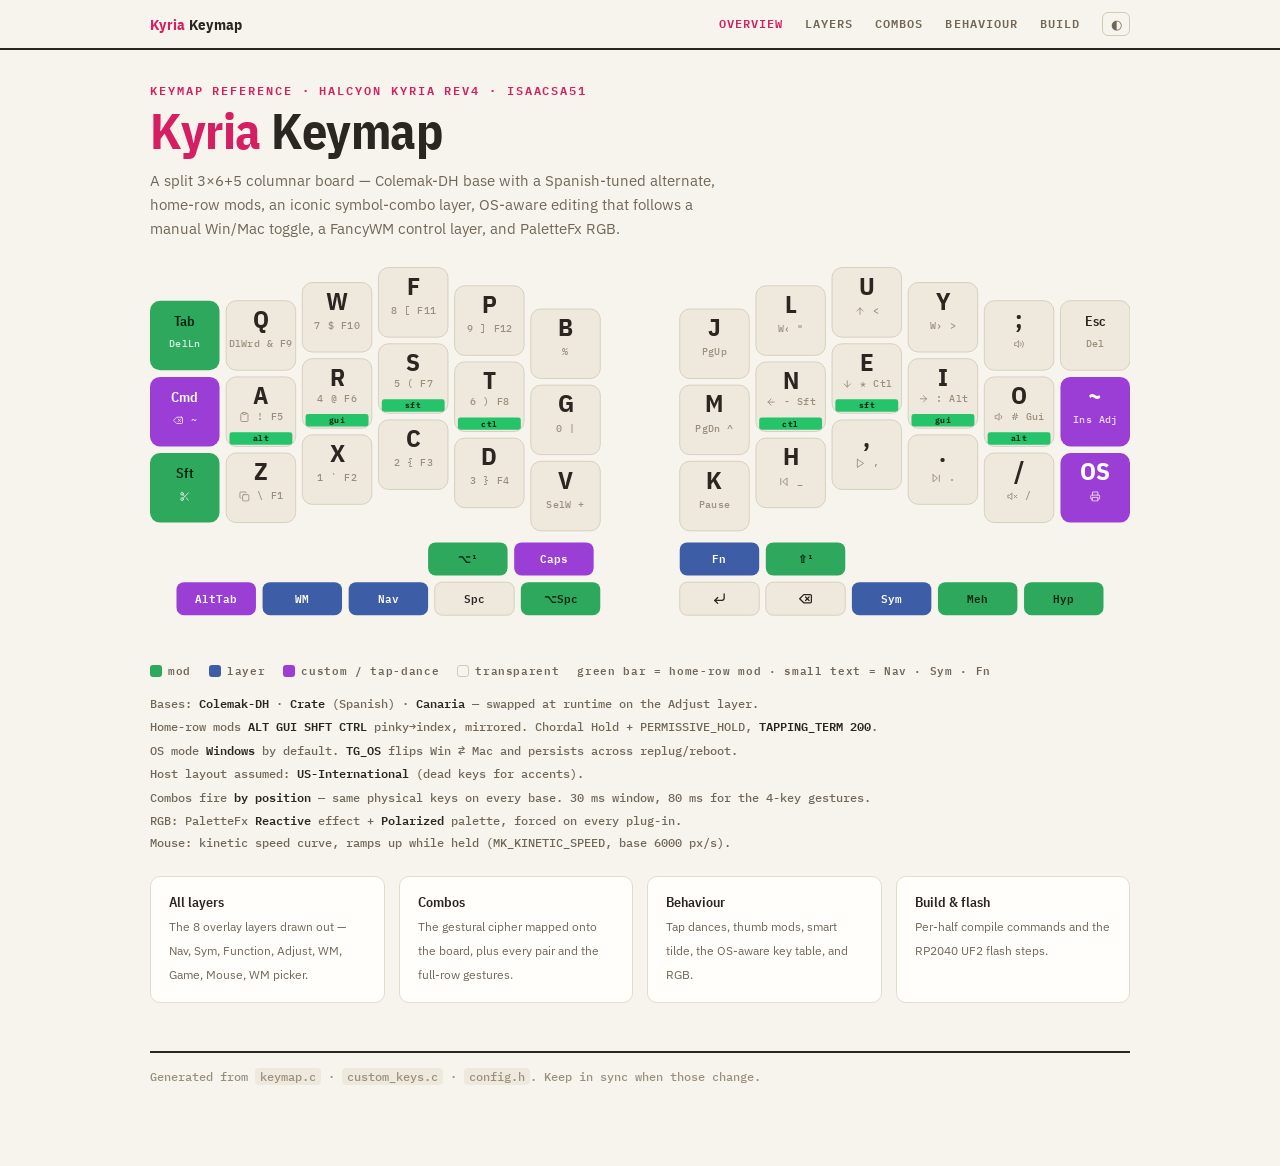
<file: keyboards/splitkb/halcyon/kyria/keymaps/isaacsa51/docs/index.html>
<!doctype html>
<html lang="en">
<head>
<meta charset="utf-8">
<meta name="viewport" content="width=device-width, initial-scale=1">
<title>Kyria Keymap — isaacsa51</title>
<link rel="preconnect" href="https://fonts.googleapis.com">
<link rel="preconnect" href="https://fonts.gstatic.com" crossorigin>
<link rel="stylesheet" href="https://fonts.googleapis.com/css2?family=IBM+Plex+Mono:wght@400;500;600&family=IBM+Plex+Sans+Condensed:wght@500;600;700&family=IBM+Plex+Sans:wght@400;500;600&display=swap">
<link rel="stylesheet" href="style.css">
<script>try{var t=localStorage.getItem('kmtheme');if(t)document.documentElement.setAttribute('data-theme',t)}catch(e){}</script>
</head>
<body>
<nav class="topnav"><div class="inner">
  <a class="brand" href="index.html"><span>Kyria</span> Keymap</a>
  <a class="nav on" href="index.html">Overview</a>
  <a class="nav" href="layers.html">Layers</a>
  <a class="nav" href="combos.html">Combos</a>
  <a class="nav" href="behaviour.html">Behaviour</a>
  <a class="nav" href="build.html">Build</a>
  <button class="theme" data-theme-toggle title="Toggle light / dark">◐</button>
</div></nav>

<main class="wrap">
  <p class="eyebrow">Keymap reference · Halcyon Kyria rev4 · isaacsa51</p>
  <h1><span>Kyria</span> Keymap</h1>
  <p class="lead">A split 3×6+5 columnar board — Colemak-DH base with a Spanish-tuned
  alternate, home-row mods, an iconic symbol-combo layer, OS-aware editing that
  follows a manual Win/Mac toggle, a FancyWM control layer, and PaletteFx RGB.</p>

  <div class="hero">
    <div id="hero"></div>
    <div class="hero-leg">
      <span><i class="g-mod"></i>mod</span>
      <span><i class="g-layer"></i>layer</span>
      <span><i class="g-custom"></i>custom / tap-dance</span>
      <span><i class="g-trans"></i>transparent</span>
      <span>green bar = home-row mod · small text = Nav · Sym · Fn</span>
    </div>
  </div>

  <div class="meta">
    <span>Bases: <b>Colemak-DH</b> · <b>Crate</b> (Spanish) · <b>Canaria</b> — swapped at runtime on the Adjust layer.</span>
    <span>Home-row mods <b>ALT GUI SHFT CTRL</b> pinky→index, mirrored. Chordal Hold + PERMISSIVE_HOLD, <b>TAPPING_TERM 200</b>.</span>
    <span>OS mode <b>Windows</b> by default. <b>TG_OS</b> flips Win ⇄ Mac and persists across replug/reboot.</span>
    <span>Host layout assumed: <b>US-International</b> (dead keys for accents).</span>
    <span>Combos fire <b>by position</b> — same physical keys on every base. 30 ms window, 80 ms for the 4-key gestures.</span>
    <span>RGB: PaletteFx <b>Reactive</b> effect + <b>Polarized</b> palette, forced on every plug-in.</span>
    <span>Mouse: kinetic speed curve, ramps up while held (MK_KINETIC_SPEED, base 6000 px/s).</span>
  </div>

  <div class="homelinks">
    <a href="layers.html"><b>All layers</b><span>The 8 overlay layers drawn out — Nav, Sym, Function, Adjust, WM, Game, Mouse, WM picker.</span></a>
    <a href="combos.html"><b>Combos</b><span>The gestural cipher mapped onto the board, plus every pair and the full-row gestures.</span></a>
    <a href="behaviour.html"><b>Behaviour</b><span>Tap dances, thumb mods, smart tilde, the OS-aware key table, and RGB.</span></a>
    <a href="build.html"><b>Build &amp; flash</b><span>Per-half compile commands and the RP2040 UF2 flash steps.</span></a>
  </div>

  <div class="foot">
    Generated from <code>keymap.c</code> · <code>custom_keys.c</code> · <code>config.h</code>. Keep in sync when those change.
  </div>
</main>

<script src="keymap.js"></script>
<script>KM.renderHero('hero');</script>
</body>
</html>
</file>
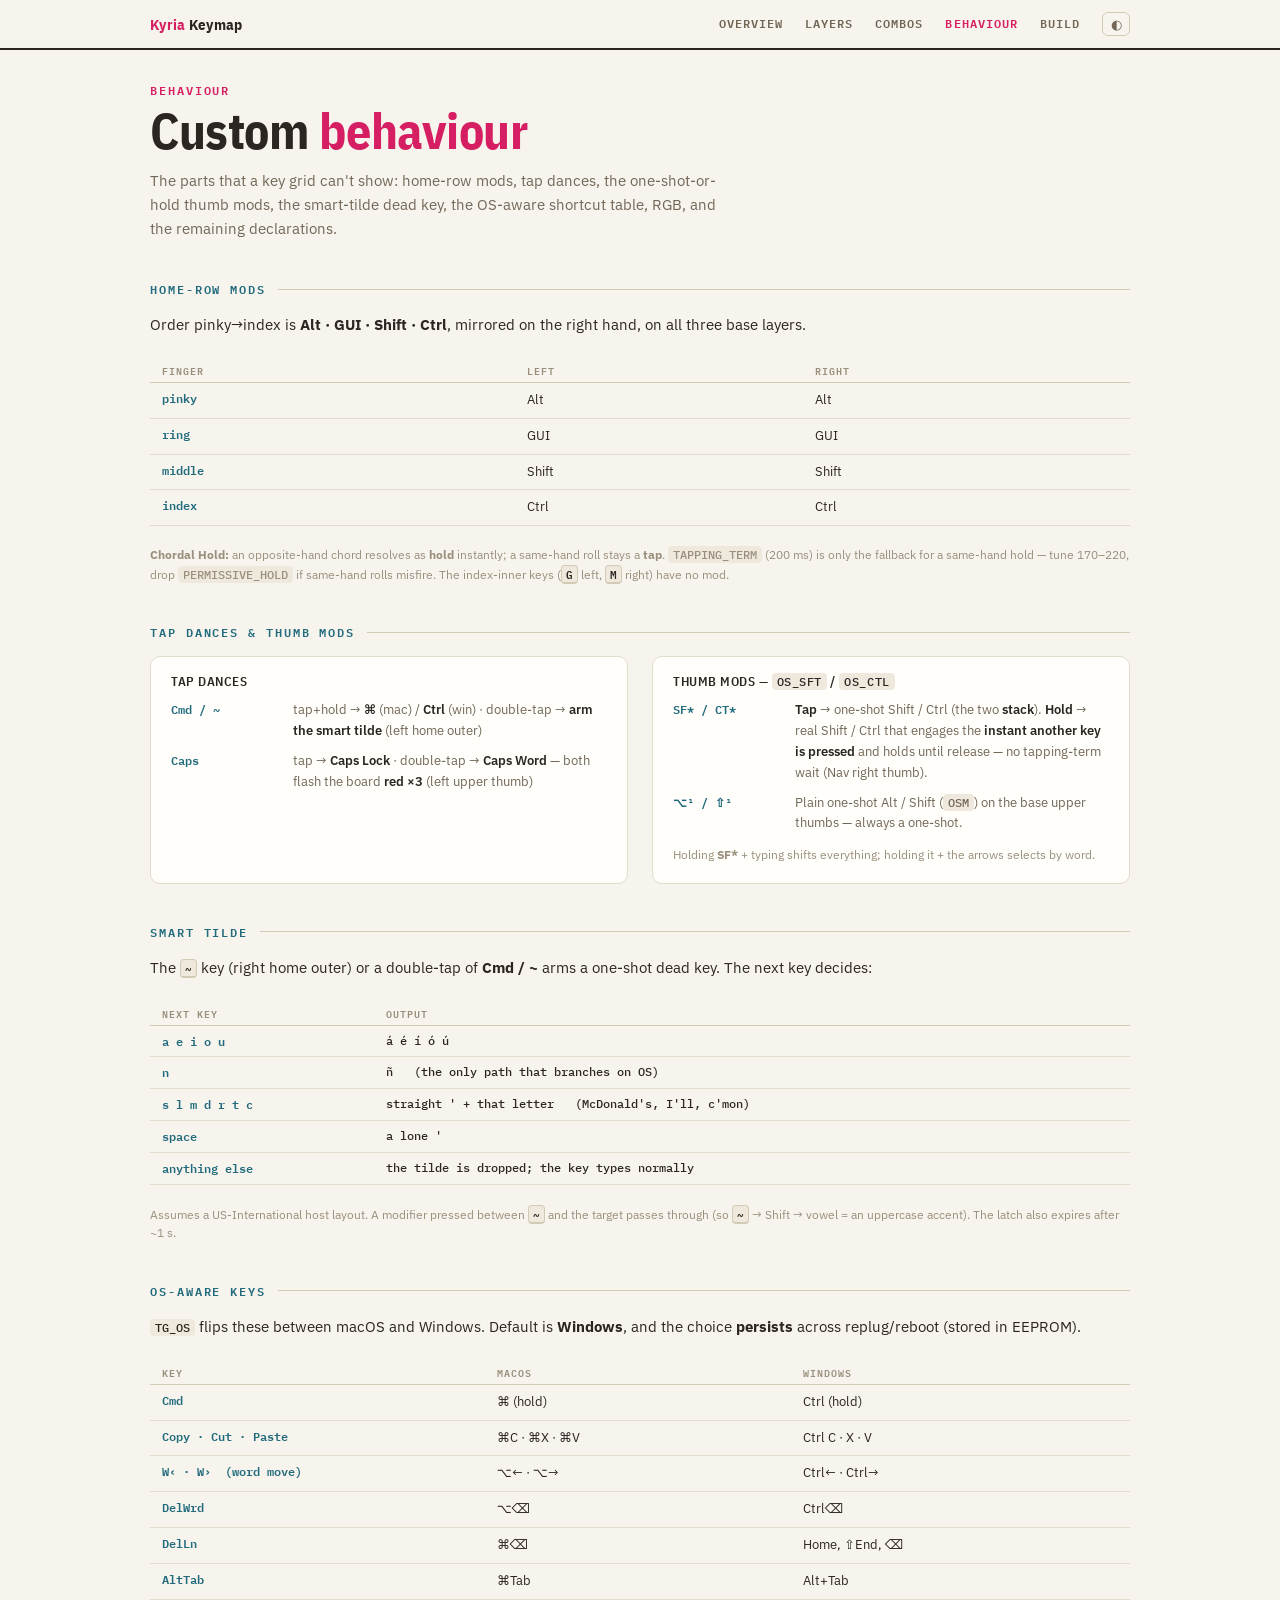
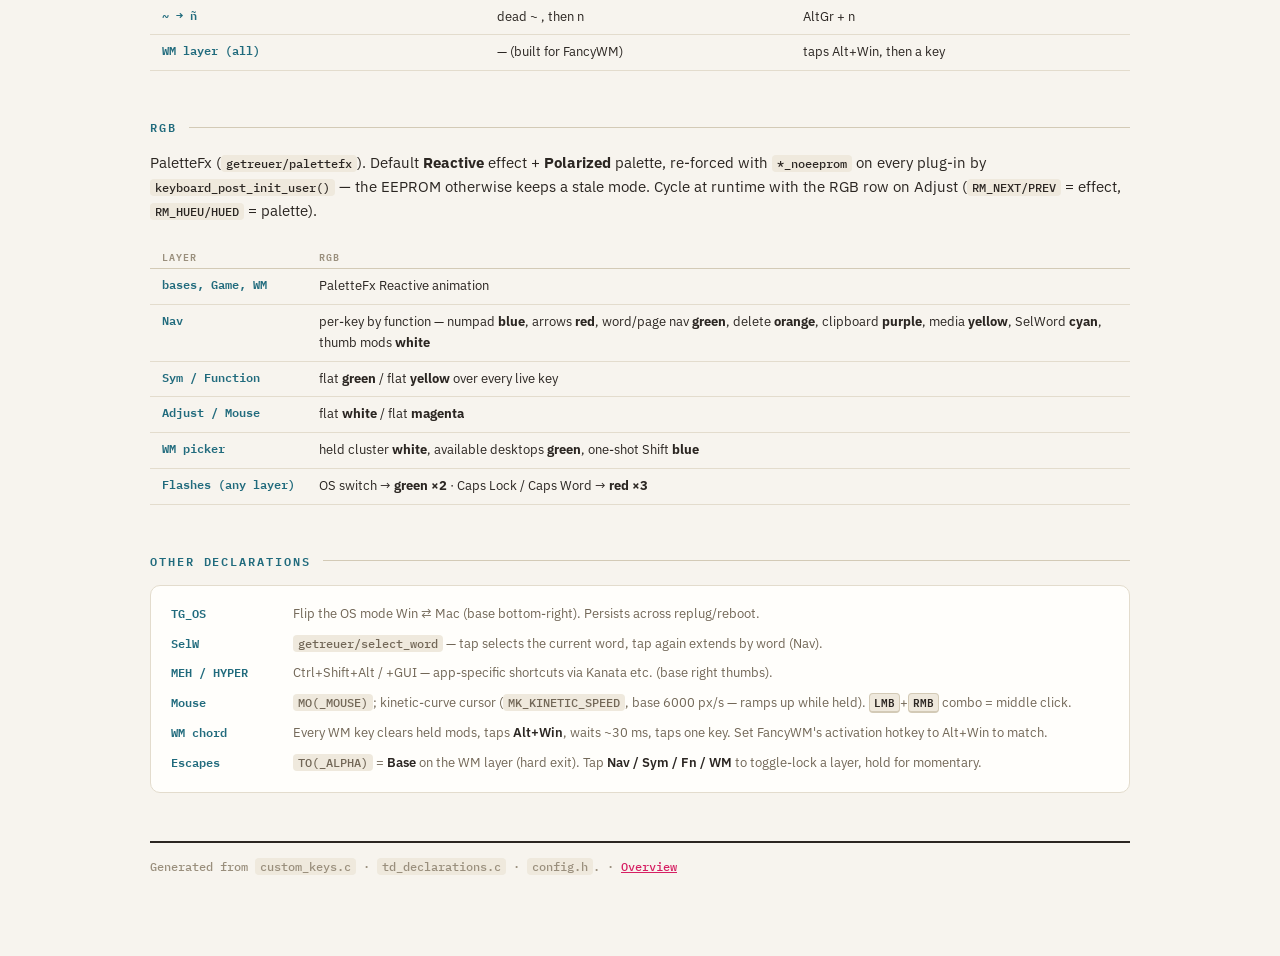
<file: keyboards/splitkb/halcyon/kyria/keymaps/isaacsa51/docs/behaviour.html>
<!doctype html>
<html lang="en">
<head>
<meta charset="utf-8">
<meta name="viewport" content="width=device-width, initial-scale=1">
<title>Behaviour — Kyria Keymap</title>
<link rel="preconnect" href="https://fonts.googleapis.com">
<link rel="preconnect" href="https://fonts.gstatic.com" crossorigin>
<link rel="stylesheet" href="https://fonts.googleapis.com/css2?family=IBM+Plex+Mono:wght@400;500;600&family=IBM+Plex+Sans+Condensed:wght@500;600;700&family=IBM+Plex+Sans:wght@400;500;600&display=swap">
<link rel="stylesheet" href="style.css">
<script>try{var t=localStorage.getItem('kmtheme');if(t)document.documentElement.setAttribute('data-theme',t)}catch(e){}</script>
</head>
<body>
<nav class="topnav"><div class="inner">
  <a class="brand" href="index.html"><span>Kyria</span> Keymap</a>
  <a class="nav" href="index.html">Overview</a>
  <a class="nav" href="layers.html">Layers</a>
  <a class="nav" href="combos.html">Combos</a>
  <a class="nav on" href="behaviour.html">Behaviour</a>
  <a class="nav" href="build.html">Build</a>
  <button class="theme" data-theme-toggle title="Toggle light / dark">◐</button>
</div></nav>

<main class="wrap">
  <p class="eyebrow">Behaviour</p>
  <h1>Custom <span>behaviour</span></h1>
  <p class="lead">The parts that a key grid can't show: home-row mods, tap dances,
  the one-shot-or-hold thumb mods, the smart-tilde dead key, the OS-aware
  shortcut table, RGB, and the remaining declarations.</p>

  <h2 class="shead">Home-row mods</h2>
  <p>Order pinky→index is <b>Alt · GUI · Shift · Ctrl</b>, mirrored on the right hand, on all three base layers.</p>
  <div class="tbl-wrap"><table>
    <thead><tr><th>Finger</th><th>Left</th><th>Right</th></tr></thead>
    <tbody>
      <tr><td>pinky</td><td>Alt</td><td>Alt</td></tr>
      <tr><td>ring</td><td>GUI</td><td>GUI</td></tr>
      <tr><td>middle</td><td>Shift</td><td>Shift</td></tr>
      <tr><td>index</td><td>Ctrl</td><td>Ctrl</td></tr>
    </tbody>
  </table></div>
  <p class="tnote"><b>Chordal Hold:</b> an opposite-hand chord resolves as <b>hold</b> instantly; a
  same-hand roll stays a <b>tap</b>. <code>TAPPING_TERM</code> (200 ms) is only the fallback for a
  same-hand hold — tune 170–220, drop <code>PERMISSIVE_HOLD</code> if same-hand rolls misfire. The
  index-inner keys (<kbd>G</kbd> left, <kbd>M</kbd> right) have no mod.</p>

  <h2 class="shead">Tap dances &amp; thumb mods</h2>
  <div class="cols2">
    <div class="panel">
      <h3>Tap dances</h3>
      <ul class="rows-list">
        <li><span class="t">Cmd / ~</span><span class="d">tap+hold → <b>⌘</b> (mac) / <b>Ctrl</b> (win) · double-tap → <b>arm the smart tilde</b> (left home outer)</span></li>
        <li><span class="t">Caps</span><span class="d">tap → <b>Caps Lock</b> · double-tap → <b>Caps Word</b> — both flash the board <b>red ×3</b> (left upper thumb)</span></li>
      </ul>
    </div>
    <div class="panel">
      <h3>Thumb mods — <code>OS_SFT</code> / <code>OS_CTL</code></h3>
      <ul class="rows-list">
        <li><span class="t">SF* / CT*</span><span class="d"><b>Tap</b> → one-shot Shift / Ctrl (the two <b>stack</b>). <b>Hold</b> → real Shift / Ctrl that engages the <b>instant another key is pressed</b> and holds until release — no tapping-term wait (Nav right thumb).</span></li>
        <li><span class="t">⌥¹ / ⇧¹</span><span class="d">Plain one-shot Alt / Shift (<code>OSM</code>) on the base upper thumbs — always a one-shot.</span></li>
      </ul>
      <p class="tnote">Holding <b>SF*</b> + typing shifts everything; holding it + the arrows selects by word.</p>
    </div>
  </div>

  <h2 class="shead">Smart tilde</h2>
  <p>The <kbd>~</kbd> key (right home outer) or a double-tap of <b>Cmd / ~</b> arms a one-shot dead key. The next key decides:</p>
  <div class="tbl-wrap"><table>
    <thead><tr><th>Next key</th><th>Output</th></tr></thead>
    <tbody>
      <tr><td>a e i o u</td><td class="mono">á é í ó ú</td></tr>
      <tr><td>n</td><td class="mono">ñ &nbsp; (the only path that branches on OS)</td></tr>
      <tr><td>s l m d r t c</td><td class="mono">straight ' + that letter &nbsp; (McDonald's, I'll, c'mon)</td></tr>
      <tr><td>space</td><td class="mono">a lone '</td></tr>
      <tr><td>anything else</td><td class="mono">the tilde is dropped; the key types normally</td></tr>
    </tbody>
  </table></div>
  <p class="tnote">Assumes a US-International host layout. A modifier pressed between <kbd>~</kbd> and the
  target passes through (so <kbd>~</kbd> → Shift → vowel = an uppercase accent). The latch also expires after ~1 s.</p>

  <h2 class="shead">OS-aware keys</h2>
  <p><code>TG_OS</code> flips these between macOS and Windows. Default is <b>Windows</b>, and the
  choice <b>persists</b> across replug/reboot (stored in EEPROM).</p>
  <div class="tbl-wrap"><table>
    <thead><tr><th>Key</th><th>macOS</th><th>Windows</th></tr></thead>
    <tbody>
      <tr><td>Cmd</td><td class="os">⌘ (hold)</td><td class="os">Ctrl (hold)</td></tr>
      <tr><td>Copy · Cut · Paste</td><td class="os">⌘C · ⌘X · ⌘V</td><td class="os">Ctrl C · X · V</td></tr>
      <tr><td>W‹ · W› &nbsp;(word move)</td><td class="os">⌥← · ⌥→</td><td class="os">Ctrl← · Ctrl→</td></tr>
      <tr><td>DelWrd</td><td class="os">⌥⌫</td><td class="os">Ctrl⌫</td></tr>
      <tr><td>DelLn</td><td class="os">⌘⌫</td><td class="os">Home, ⇧End, ⌫</td></tr>
      <tr><td>AltTab</td><td class="os">⌘Tab</td><td class="os">Alt+Tab</td></tr>
      <tr><td>~ → ñ</td><td class="os">dead ~ , then n</td><td class="os">AltGr + n</td></tr>
      <tr><td>WM layer (all)</td><td class="os">— (built for FancyWM)</td><td class="os">taps Alt+Win, then a key</td></tr>
    </tbody>
  </table></div>

  <h2 class="shead">RGB</h2>
  <p>PaletteFx (<code>getreuer/palettefx</code>). Default <b>Reactive</b> effect + <b>Polarized</b> palette,
  re-forced with <code>*_noeeprom</code> on every plug-in by <code>keyboard_post_init_user()</code> — the
  EEPROM otherwise keeps a stale mode. Cycle at runtime with the RGB row on Adjust
  (<code>RM_NEXT/PREV</code> = effect, <code>RM_HUEU/HUED</code> = palette).</p>
  <div class="tbl-wrap"><table>
    <thead><tr><th>Layer</th><th>RGB</th></tr></thead>
    <tbody>
      <tr><td>bases, Game, WM</td><td>PaletteFx Reactive animation</td></tr>
      <tr><td>Nav</td><td>per-key by function — numpad <b>blue</b>, arrows <b>red</b>, word/page nav <b>green</b>, delete <b>orange</b>, clipboard <b>purple</b>, media <b>yellow</b>, SelWord <b>cyan</b>, thumb mods <b>white</b></td></tr>
      <tr><td>Sym / Function</td><td>flat <b>green</b> / flat <b>yellow</b> over every live key</td></tr>
      <tr><td>Adjust / Mouse</td><td>flat <b>white</b> / flat <b>magenta</b></td></tr>
      <tr><td>WM picker</td><td>held cluster <b>white</b>, available desktops <b>green</b>, one-shot Shift <b>blue</b></td></tr>
      <tr><td>Flashes (any layer)</td><td>OS switch → <b>green ×2</b> · Caps Lock / Caps Word → <b>red ×3</b></td></tr>
    </tbody>
  </table></div>

  <h2 class="shead">Other declarations</h2>
  <div class="panel">
    <ul class="rows-list">
      <li><span class="t">TG_OS</span><span class="d">Flip the OS mode Win ⇄ Mac (base bottom-right). Persists across replug/reboot.</span></li>
      <li><span class="t">SelW</span><span class="d"><code>getreuer/select_word</code> — tap selects the current word, tap again extends by word (Nav).</span></li>
      <li><span class="t">MEH / HYPER</span><span class="d">Ctrl+Shift+Alt / +GUI — app-specific shortcuts via Kanata etc. (base right thumbs).</span></li>
      <li><span class="t">Mouse</span><span class="d"><code>MO(_MOUSE)</code>; kinetic-curve cursor (<code>MK_KINETIC_SPEED</code>, base 6000 px/s — ramps up while held). <kbd>LMB</kbd>+<kbd>RMB</kbd> combo = middle click.</span></li>
      <li><span class="t">WM chord</span><span class="d">Every WM key clears held mods, taps <b>Alt+Win</b>, waits ~30 ms, taps one key. Set FancyWM's activation hotkey to Alt+Win to match.</span></li>
      <li><span class="t">Escapes</span><span class="d"><code>TO(_ALPHA)</code> = <b>Base</b> on the WM layer (hard exit). Tap <b>Nav / Sym / Fn / WM</b> to toggle-lock a layer, hold for momentary.</span></li>
    </ul>
  </div>

  <div class="foot">
    Generated from <code>custom_keys.c</code> · <code>td_declarations.c</code> · <code>config.h</code>. · <a href="index.html">Overview</a>
  </div>
</main>

<script src="keymap.js"></script>
</body>
</html>
</file>
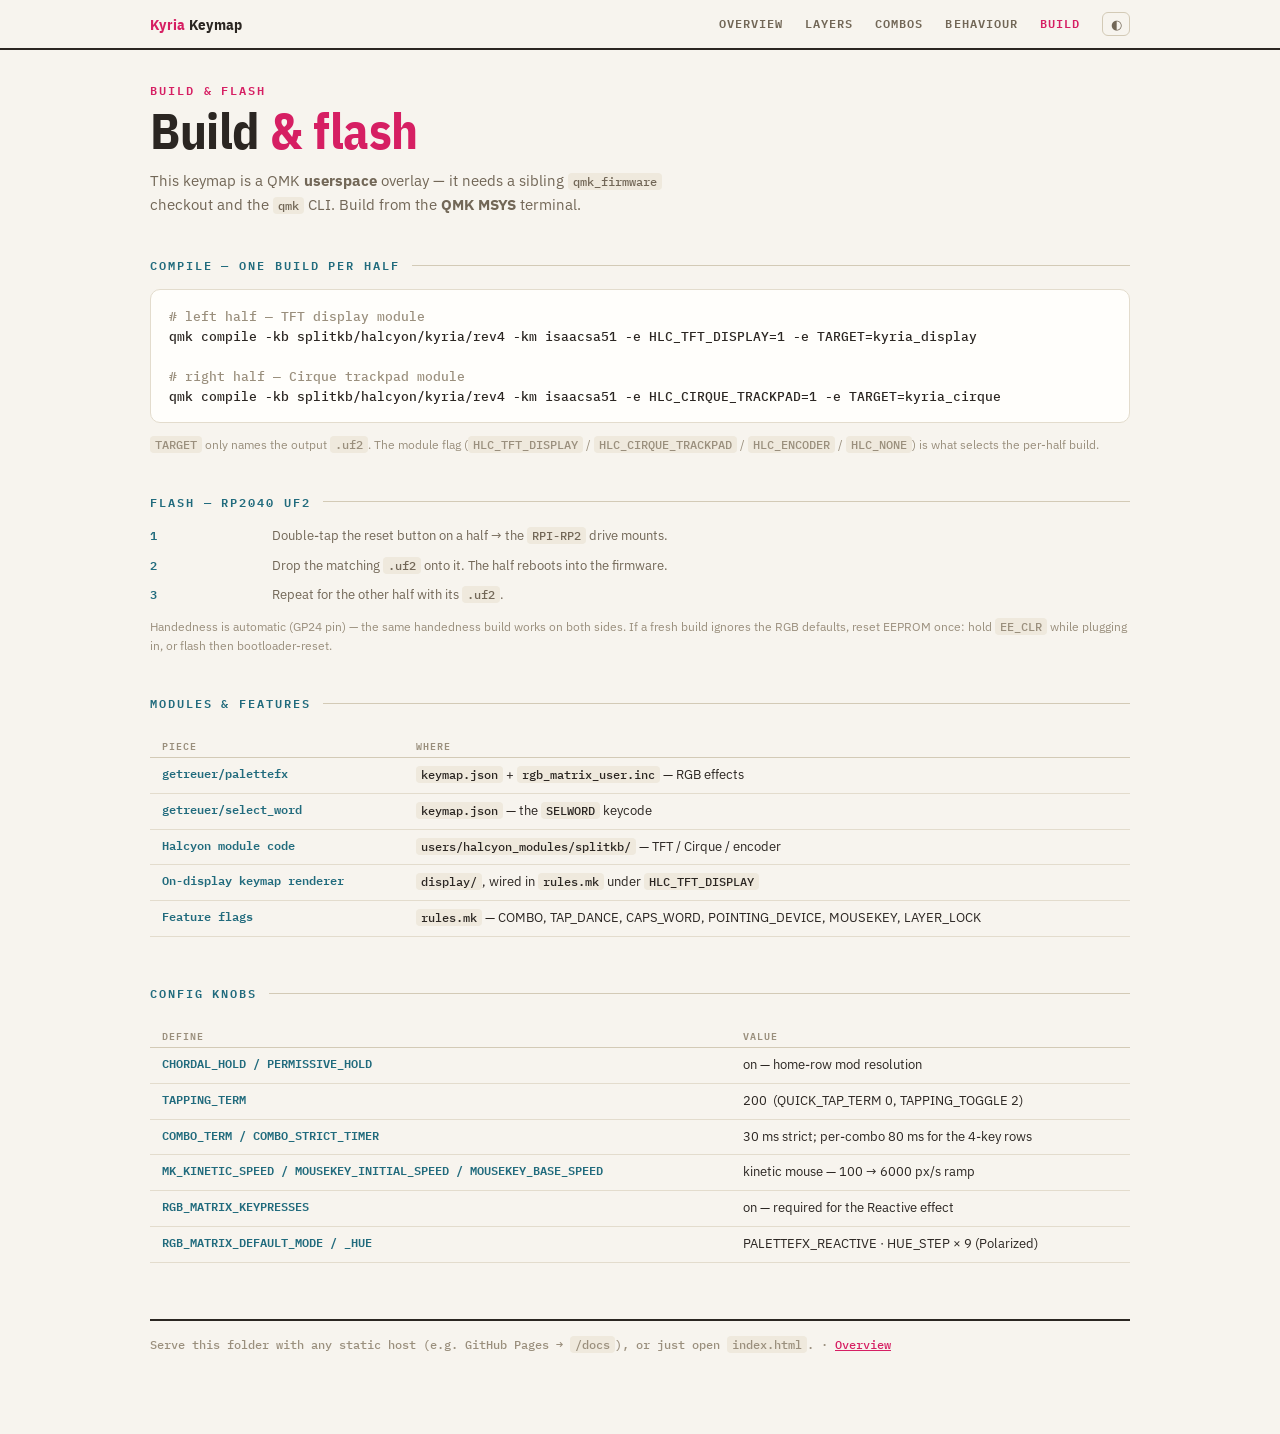
<file: keyboards/splitkb/halcyon/kyria/keymaps/isaacsa51/docs/build.html>
<!doctype html>
<html lang="en">
<head>
<meta charset="utf-8">
<meta name="viewport" content="width=device-width, initial-scale=1">
<title>Build &amp; flash — Kyria Keymap</title>
<link rel="preconnect" href="https://fonts.googleapis.com">
<link rel="preconnect" href="https://fonts.gstatic.com" crossorigin>
<link rel="stylesheet" href="https://fonts.googleapis.com/css2?family=IBM+Plex+Mono:wght@400;500;600&family=IBM+Plex+Sans+Condensed:wght@500;600;700&family=IBM+Plex+Sans:wght@400;500;600&display=swap">
<link rel="stylesheet" href="style.css">
<script>try{var t=localStorage.getItem('kmtheme');if(t)document.documentElement.setAttribute('data-theme',t)}catch(e){}</script>
</head>
<body>
<nav class="topnav"><div class="inner">
  <a class="brand" href="index.html"><span>Kyria</span> Keymap</a>
  <a class="nav" href="index.html">Overview</a>
  <a class="nav" href="layers.html">Layers</a>
  <a class="nav" href="combos.html">Combos</a>
  <a class="nav" href="behaviour.html">Behaviour</a>
  <a class="nav on" href="build.html">Build</a>
  <button class="theme" data-theme-toggle title="Toggle light / dark">◐</button>
</div></nav>

<main class="wrap">
  <p class="eyebrow">Build &amp; flash</p>
  <h1>Build <span>&amp; flash</span></h1>
  <p class="lead">This keymap is a QMK <b>userspace</b> overlay — it needs a sibling
  <code>qmk_firmware</code> checkout and the <code>qmk</code> CLI. Build from the
  <b>QMK MSYS</b> terminal.</p>

  <h2 class="shead">Compile — one build per half</h2>
  <pre><span class="c"># left half — TFT display module</span>
qmk compile -kb splitkb/halcyon/kyria/rev4 -km isaacsa51 -e HLC_TFT_DISPLAY=1 -e TARGET=kyria_display

<span class="c"># right half — Cirque trackpad module</span>
qmk compile -kb splitkb/halcyon/kyria/rev4 -km isaacsa51 -e HLC_CIRQUE_TRACKPAD=1 -e TARGET=kyria_cirque</pre>
  <p class="tnote"><code>TARGET</code> only names the output <code>.uf2</code>. The module flag
  (<code>HLC_TFT_DISPLAY</code> / <code>HLC_CIRQUE_TRACKPAD</code> / <code>HLC_ENCODER</code> / <code>HLC_NONE</code>)
  is what selects the per-half build.</p>

  <h2 class="shead">Flash — RP2040 UF2</h2>
  <ul class="rows-list">
    <li><span class="t">1</span><span class="d">Double-tap the reset button on a half → the <code>RPI-RP2</code> drive mounts.</span></li>
    <li><span class="t">2</span><span class="d">Drop the matching <code>.uf2</code> onto it. The half reboots into the firmware.</span></li>
    <li><span class="t">3</span><span class="d">Repeat for the other half with its <code>.uf2</code>.</span></li>
  </ul>
  <p class="tnote">Handedness is automatic (GP24 pin) — the same handedness build works on both sides.
  If a fresh build ignores the RGB defaults, reset EEPROM once: hold <code>EE_CLR</code> while plugging in,
  or flash then bootloader-reset.</p>

  <h2 class="shead">Modules &amp; features</h2>
  <div class="tbl-wrap"><table>
    <thead><tr><th>Piece</th><th>Where</th></tr></thead>
    <tbody>
      <tr><td>getreuer/palettefx</td><td><code>keymap.json</code> + <code>rgb_matrix_user.inc</code> — RGB effects</td></tr>
      <tr><td>getreuer/select_word</td><td><code>keymap.json</code> — the <code>SELWORD</code> keycode</td></tr>
      <tr><td>Halcyon module code</td><td><code>users/halcyon_modules/splitkb/</code> — TFT / Cirque / encoder</td></tr>
      <tr><td>On-display keymap renderer</td><td><code>display/</code>, wired in <code>rules.mk</code> under <code>HLC_TFT_DISPLAY</code></td></tr>
      <tr><td>Feature flags</td><td><code>rules.mk</code> — COMBO, TAP_DANCE, CAPS_WORD, POINTING_DEVICE, MOUSEKEY, LAYER_LOCK</td></tr>
    </tbody>
  </table></div>

  <h2 class="shead">Config knobs</h2>
  <div class="tbl-wrap"><table>
    <thead><tr><th>Define</th><th>Value</th></tr></thead>
    <tbody>
      <tr><td>CHORDAL_HOLD / PERMISSIVE_HOLD</td><td>on — home-row mod resolution</td></tr>
      <tr><td>TAPPING_TERM</td><td>200 &nbsp;(QUICK_TAP_TERM 0, TAPPING_TOGGLE 2)</td></tr>
      <tr><td>COMBO_TERM / COMBO_STRICT_TIMER</td><td>30 ms strict; per-combo 80 ms for the 4-key rows</td></tr>
      <tr><td>MK_KINETIC_SPEED / MOUSEKEY_INITIAL_SPEED / MOUSEKEY_BASE_SPEED</td><td>kinetic mouse — 100 → 6000 px/s ramp</td></tr>
      <tr><td>RGB_MATRIX_KEYPRESSES</td><td>on — required for the Reactive effect</td></tr>
      <tr><td>RGB_MATRIX_DEFAULT_MODE / _HUE</td><td>PALETTEFX_REACTIVE · HUE_STEP × 9 (Polarized)</td></tr>
    </tbody>
  </table></div>

  <div class="foot">
    Serve this folder with any static host (e.g. GitHub Pages → <code>/docs</code>), or just open <code>index.html</code>. · <a href="index.html">Overview</a>
  </div>
</main>

<script src="keymap.js"></script>
</body>
</html>
</file>
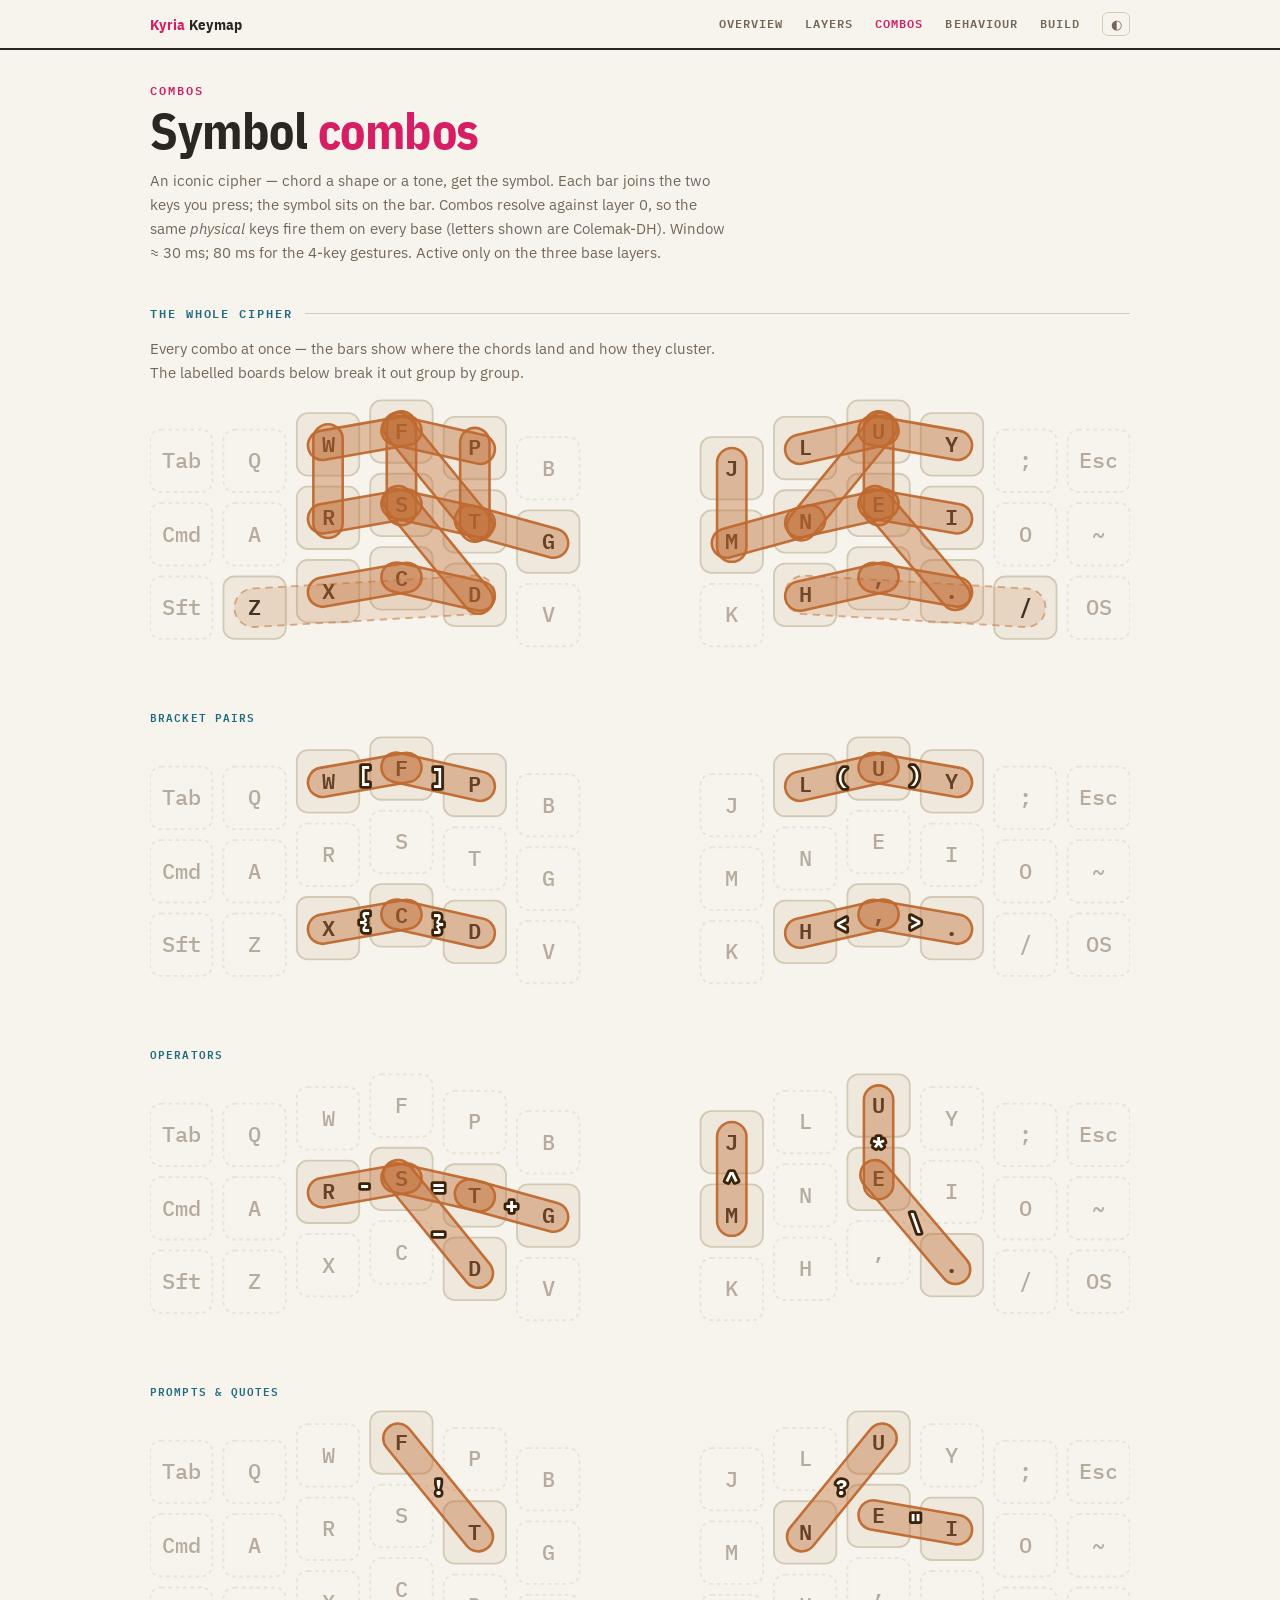
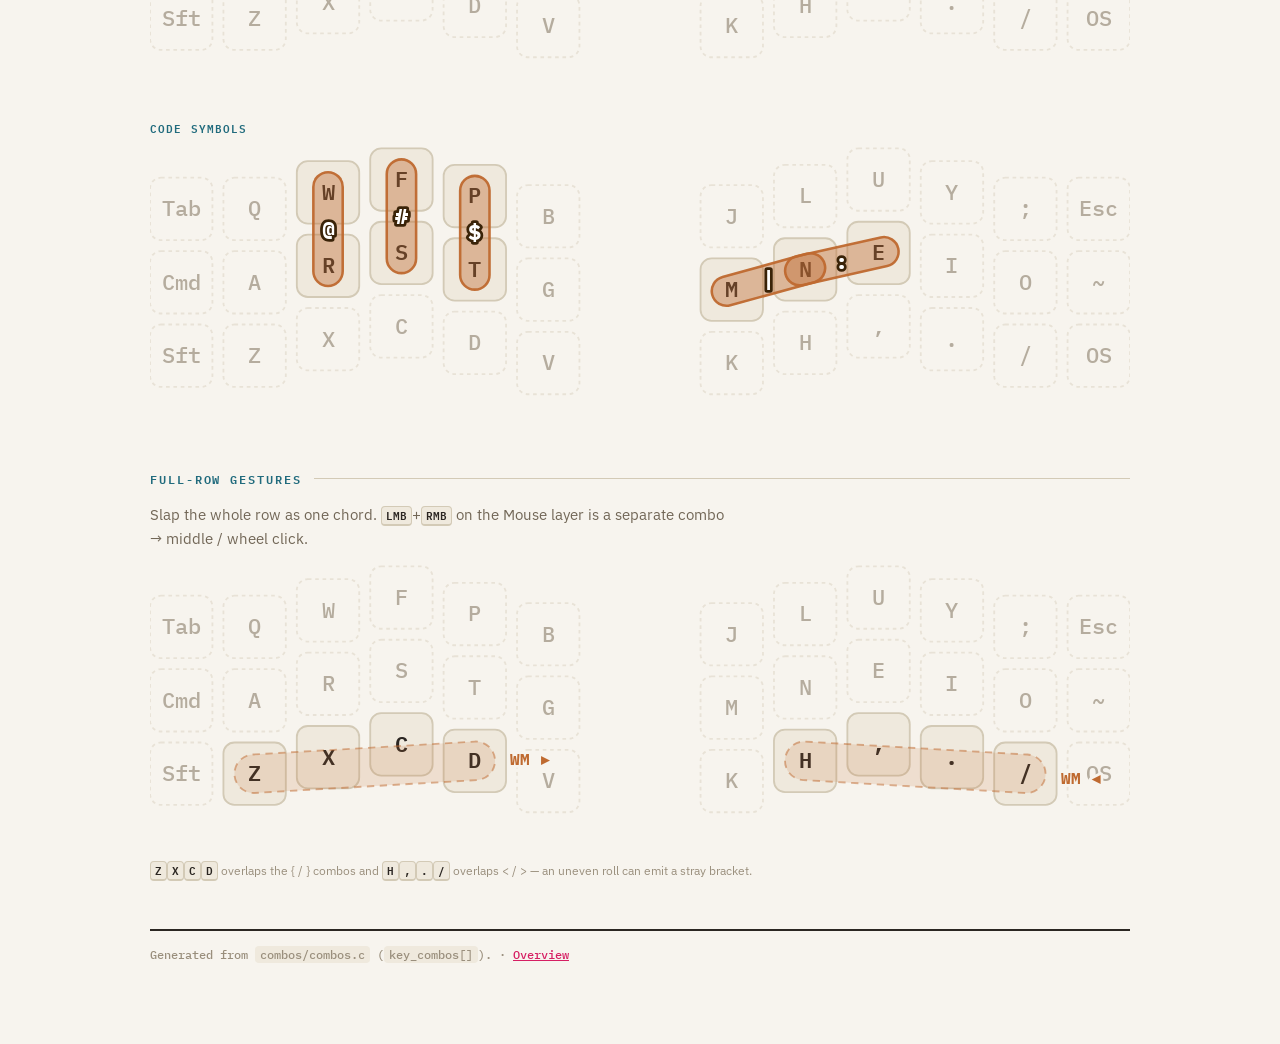
<file: keyboards/splitkb/halcyon/kyria/keymaps/isaacsa51/docs/combos.html>
<!doctype html>
<html lang="en">
<head>
<meta charset="utf-8">
<meta name="viewport" content="width=device-width, initial-scale=1">
<title>Combos — Kyria Keymap</title>
<link rel="preconnect" href="https://fonts.googleapis.com">
<link rel="preconnect" href="https://fonts.gstatic.com" crossorigin>
<link rel="stylesheet" href="https://fonts.googleapis.com/css2?family=IBM+Plex+Mono:wght@400;500;600&family=IBM+Plex+Sans+Condensed:wght@500;600;700&family=IBM+Plex+Sans:wght@400;500;600&display=swap">
<link rel="stylesheet" href="style.css">
<script>try{var t=localStorage.getItem('kmtheme');if(t)document.documentElement.setAttribute('data-theme',t)}catch(e){}</script>
</head>
<body>
<nav class="topnav"><div class="inner">
  <a class="brand" href="index.html"><span>Kyria</span> Keymap</a>
  <a class="nav" href="index.html">Overview</a>
  <a class="nav" href="layers.html">Layers</a>
  <a class="nav on" href="combos.html">Combos</a>
  <a class="nav" href="behaviour.html">Behaviour</a>
  <a class="nav" href="build.html">Build</a>
  <button class="theme" data-theme-toggle title="Toggle light / dark">◐</button>
</div></nav>

<main class="wrap">
  <p class="eyebrow">Combos</p>
  <h1>Symbol <span>combos</span></h1>
  <p class="lead">An iconic cipher — chord a shape or a tone, get the symbol. Each
  bar joins the two keys you press; the symbol sits on the bar. Combos resolve
  against layer 0, so the same <em>physical</em> keys fire them on every base
  (letters shown are Colemak-DH). Window ≈ 30&nbsp;ms; 80&nbsp;ms for the 4-key
  gestures. Active only on the three base layers.</p>

  <h2 class="shead">The whole cipher</h2>
  <p class="lead">Every combo at once — the bars show where the chords land and how
  they cluster. The labelled boards below break it out group by group.</p>
  <div id="cb-all"></div>

  <p class="cb-cap">Bracket pairs</p>
  <div id="cb-g0"></div>

  <p class="cb-cap">Operators</p>
  <div id="cb-g1"></div>

  <p class="cb-cap">Prompts &amp; quotes</p>
  <div id="cb-g2"></div>

  <p class="cb-cap">Code symbols</p>
  <div id="cb-g3"></div>

  <h2 class="shead">Full-row gestures</h2>
  <p class="lead">Slap the whole row as one chord. <kbd>LMB</kbd>+<kbd>RMB</kbd> on the
  Mouse layer is a separate combo → middle&nbsp;/&nbsp;wheel click.</p>
  <div id="cb-gest"></div>

  <p class="tnote"><kbd>Z</kbd><kbd>X</kbd><kbd>C</kbd><kbd>D</kbd> overlaps the <span class="sym">{</span> / <span class="sym">}</span> combos and
  <kbd>H</kbd><kbd>,</kbd><kbd>.</kbd><kbd>/</kbd> overlaps <span class="sym">&lt;</span> / <span class="sym">&gt;</span> — an uneven roll can emit a stray bracket.</p>

  <div class="foot">
    Generated from <code>combos/combos.c</code> (<code>key_combos[]</code>). · <a href="index.html">Overview</a>
  </div>
</main>

<script src="keymap.js"></script>
<script>
  var all = [];
  for (var g in KM.COMBO_GROUPS) all = all.concat(KM.COMBO_GROUPS[g]);
  KM.renderComboBoard('cb-all', { pairs: all, gests: KM.COMBO_GESTURES, noLabels: true, label: 'all combos' });
  KM.renderComboGroups('cb-g');
  KM.renderComboBoard('cb-gest', { gests: KM.COMBO_GESTURES, label: 'full-row gestures' });
</script>
</body>
</html>
</file>
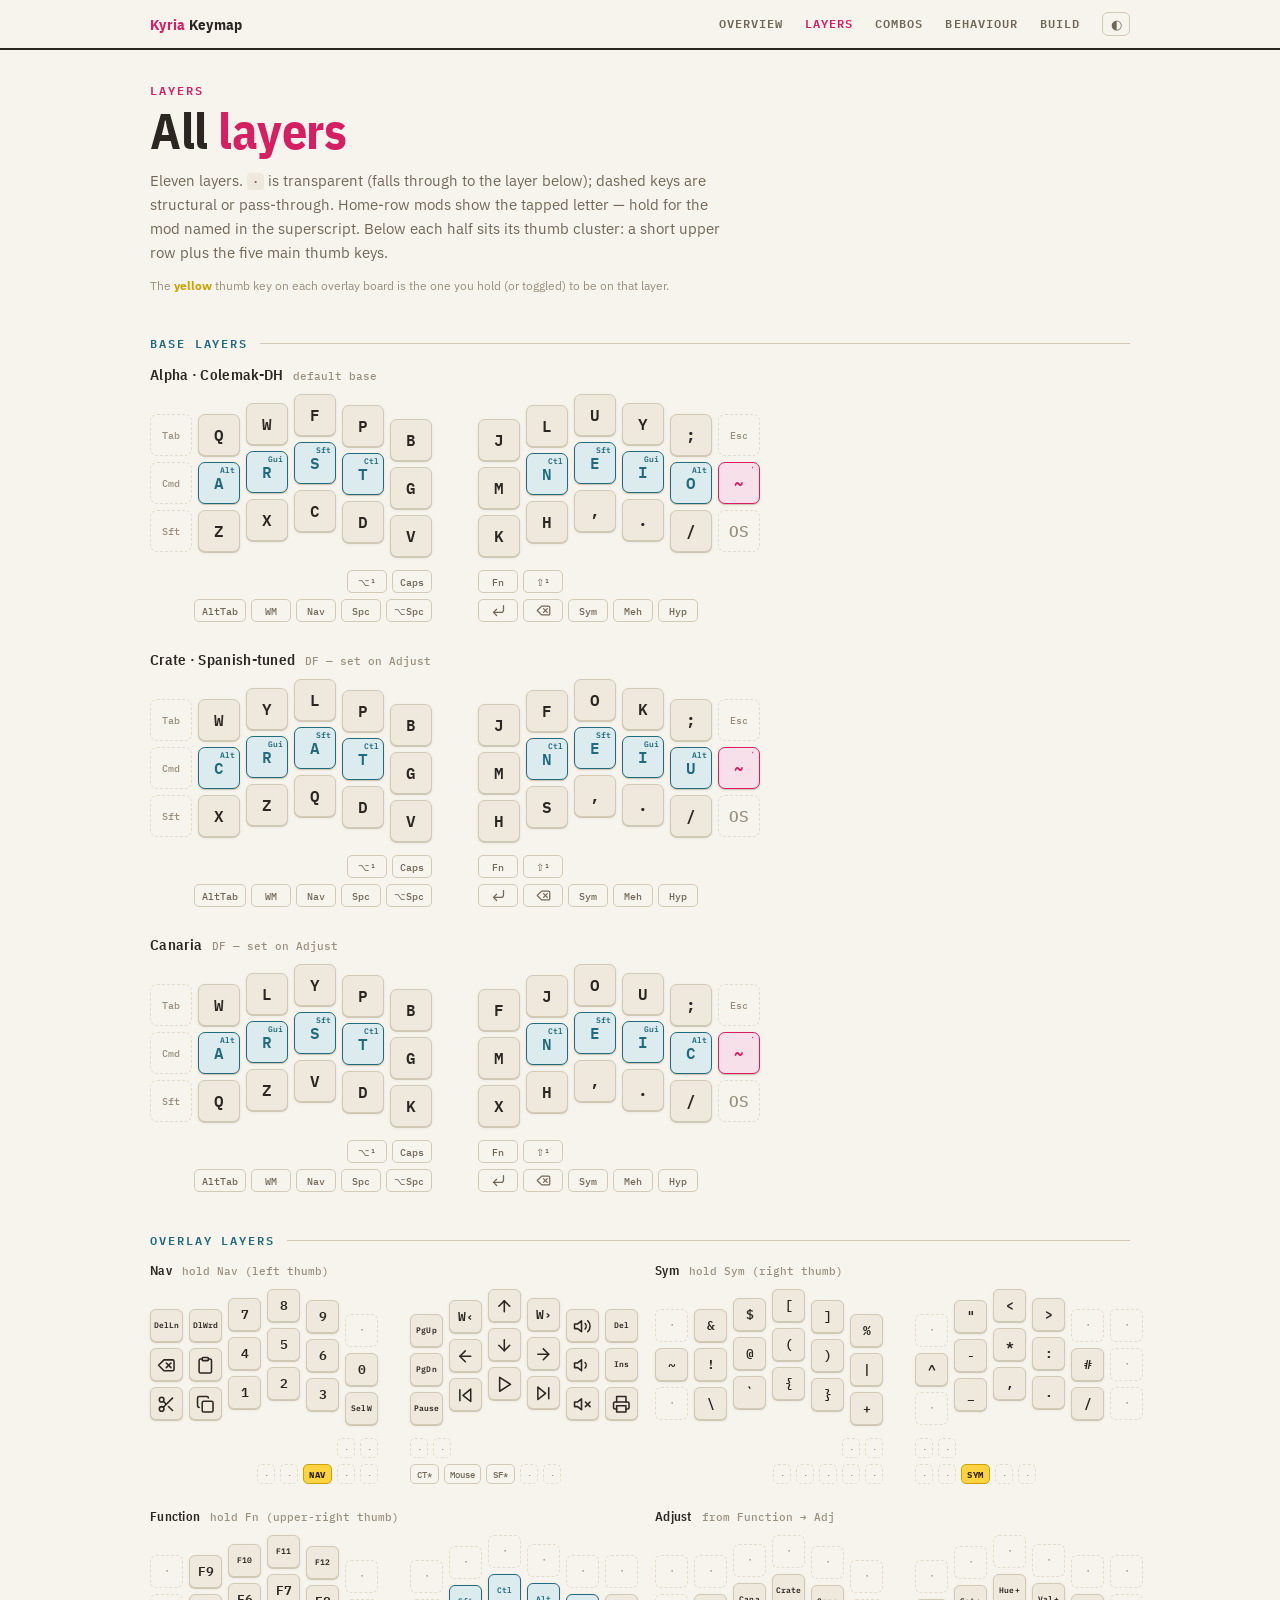
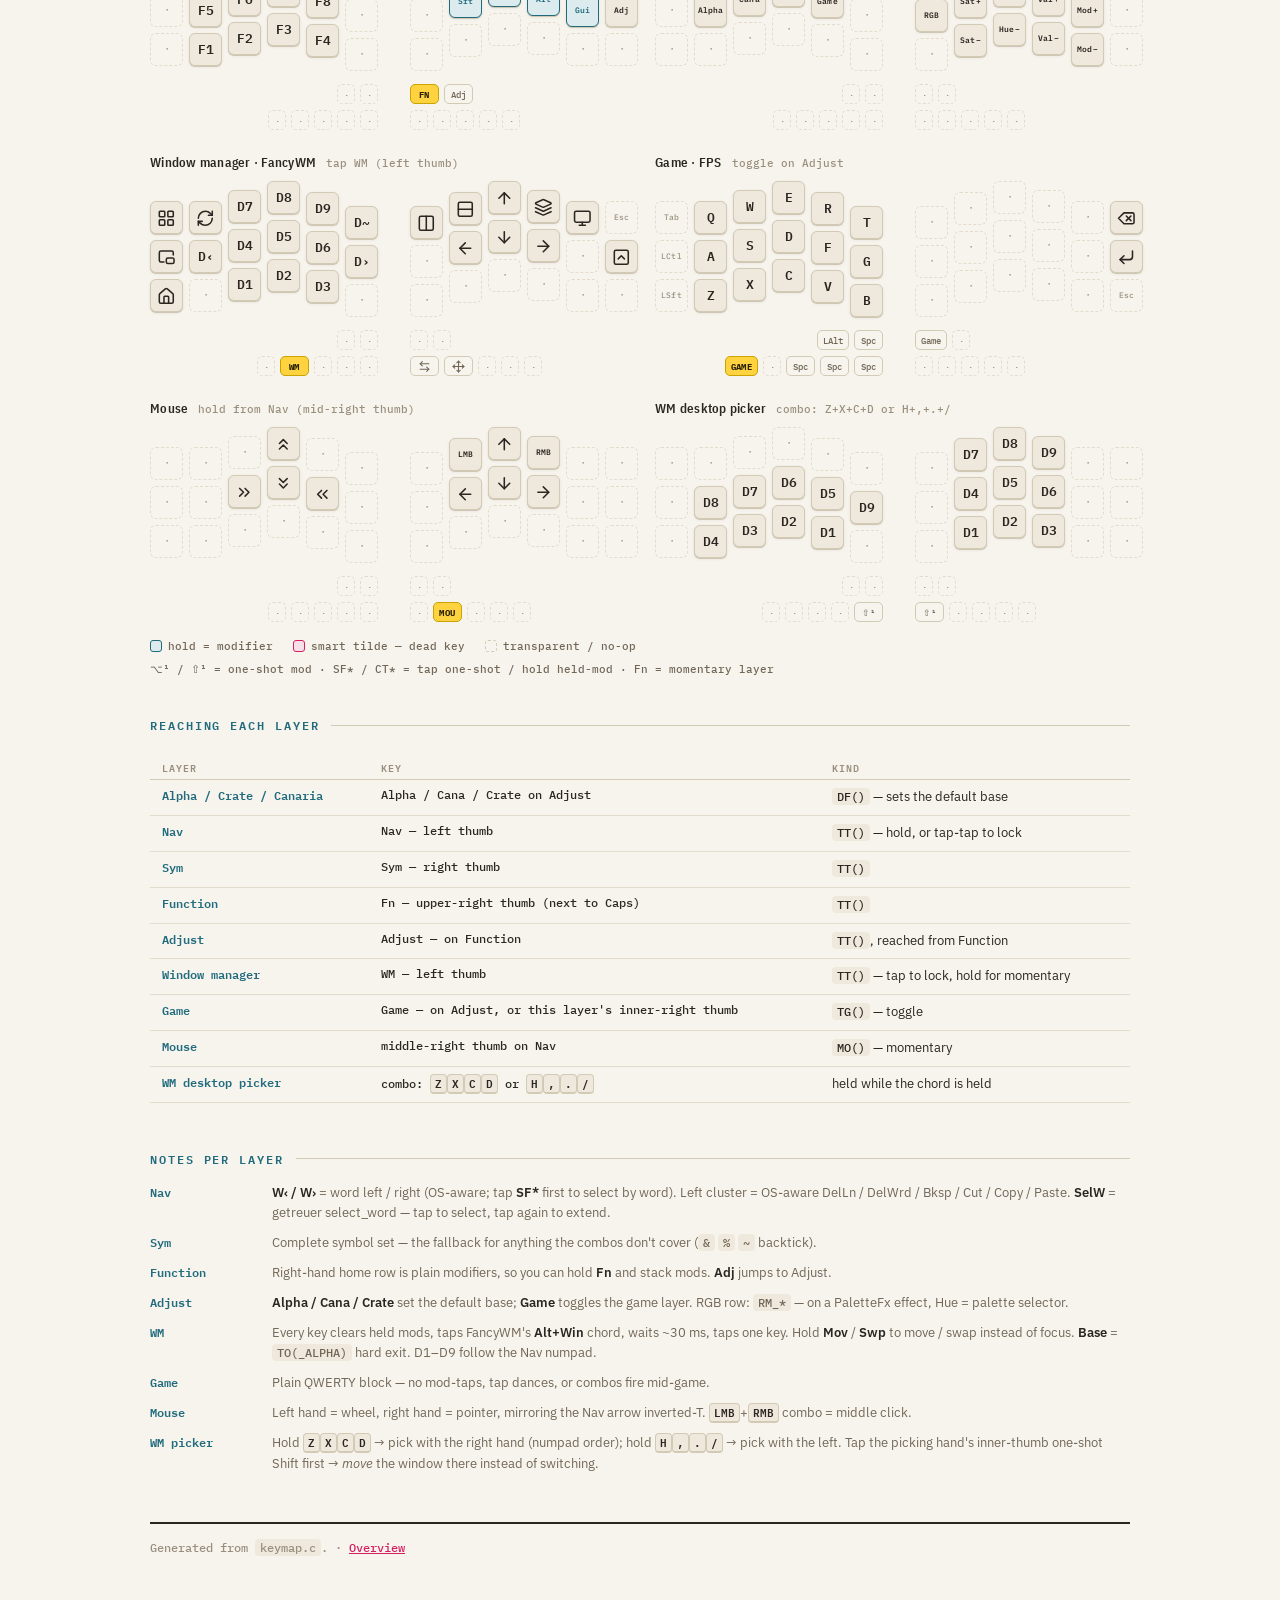
<file: keyboards/splitkb/halcyon/kyria/keymaps/isaacsa51/docs/layers.html>
<!doctype html>
<html lang="en">
<head>
<meta charset="utf-8">
<meta name="viewport" content="width=device-width, initial-scale=1">
<title>Layers — Kyria Keymap</title>
<link rel="preconnect" href="https://fonts.googleapis.com">
<link rel="preconnect" href="https://fonts.gstatic.com" crossorigin>
<link rel="stylesheet" href="https://fonts.googleapis.com/css2?family=IBM+Plex+Mono:wght@400;500;600&family=IBM+Plex+Sans+Condensed:wght@500;600;700&family=IBM+Plex+Sans:wght@400;500;600&display=swap">
<link rel="stylesheet" href="style.css">
<script>try{var t=localStorage.getItem('kmtheme');if(t)document.documentElement.setAttribute('data-theme',t)}catch(e){}</script>
</head>
<body>
<nav class="topnav"><div class="inner">
  <a class="brand" href="index.html"><span>Kyria</span> Keymap</a>
  <a class="nav" href="index.html">Overview</a>
  <a class="nav on" href="layers.html">Layers</a>
  <a class="nav" href="combos.html">Combos</a>
  <a class="nav" href="behaviour.html">Behaviour</a>
  <a class="nav" href="build.html">Build</a>
  <button class="theme" data-theme-toggle title="Toggle light / dark">◐</button>
</div></nav>

<main class="wrap">
  <p class="eyebrow">Layers</p>
  <h1>All <span>layers</span></h1>
  <p class="lead">Eleven layers. <code>·</code> is transparent (falls through to the
  layer below); dashed keys are structural or pass-through. Home-row mods show the
  tapped letter — hold for the mod named in the superscript. Below each half sits
  its thumb cluster: a short upper row plus the five main thumb keys.</p>
  <p class="tnote">The <b style="color:var(--press-edge)">yellow</b> thumb key on each overlay board is the one you hold (or toggled) to be on that layer.</p>

  <h2 class="shead">Base layers</h2>
  <div id="base"></div>

  <h2 class="shead">Overlay layers</h2>
  <div id="overlay"></div>

  <div class="rd-legend">
    <span><i class="s-mod"></i>hold = modifier</span>
    <span><i class="s-dead"></i>smart tilde — dead key</span>
    <span><i class="s-dim"></i>transparent / no-op</span>
    <span>⌥¹ / ⇧¹ = one-shot mod · SF* / CT* = tap one-shot / hold held-mod · Fn = momentary layer</span>
  </div>

  <h2 class="shead">Reaching each layer</h2>
  <div class="tbl-wrap"><table>
    <thead><tr><th>Layer</th><th>Key</th><th>Kind</th></tr></thead>
    <tbody>
      <tr><td>Alpha / Crate / Canaria</td><td class="mono">Alpha / Cana / Crate on Adjust</td><td><code>DF()</code> — sets the default base</td></tr>
      <tr><td>Nav</td><td class="mono">Nav — left thumb</td><td><code>TT()</code> — hold, or tap-tap to lock</td></tr>
      <tr><td>Sym</td><td class="mono">Sym — right thumb</td><td><code>TT()</code></td></tr>
      <tr><td>Function</td><td class="mono">Fn — upper-right thumb (next to Caps)</td><td><code>TT()</code></td></tr>
      <tr><td>Adjust</td><td class="mono">Adjust — on Function</td><td><code>TT()</code>, reached from Function</td></tr>
      <tr><td>Window manager</td><td class="mono">WM — left thumb</td><td><code>TT()</code> — tap to lock, hold for momentary</td></tr>
      <tr><td>Game</td><td class="mono">Game — on Adjust, or this layer's inner-right thumb</td><td><code>TG()</code> — toggle</td></tr>
      <tr><td>Mouse</td><td class="mono">middle-right thumb on Nav</td><td><code>MO()</code> — momentary</td></tr>
      <tr><td>WM desktop picker</td><td class="mono">combo: <kbd>Z</kbd><kbd>X</kbd><kbd>C</kbd><kbd>D</kbd> or <kbd>H</kbd><kbd>,</kbd><kbd>.</kbd><kbd>/</kbd></td><td>held while the chord is held</td></tr>
    </tbody>
  </table></div>

  <h2 class="shead">Notes per layer</h2>
  <ul class="rows-list">
    <li><span class="t">Nav</span><span class="d"><b>W‹ / W›</b> = word left / right (OS-aware; tap <b>SF*</b> first to select by word). Left cluster = OS-aware DelLn / DelWrd / Bksp / Cut / Copy / Paste. <b>SelW</b> = getreuer select_word — tap to select, tap again to extend.</span></li>
    <li><span class="t">Sym</span><span class="d">Complete symbol set — the fallback for anything the combos don't cover (<code>&amp;</code> <code>%</code> <code>~</code> backtick).</span></li>
    <li><span class="t">Function</span><span class="d">Right-hand home row is plain modifiers, so you can hold <b>Fn</b> and stack mods. <b>Adj</b> jumps to Adjust.</span></li>
    <li><span class="t">Adjust</span><span class="d"><b>Alpha / Cana / Crate</b> set the default base; <b>Game</b> toggles the game layer. RGB row: <code>RM_*</code> — on a PaletteFx effect, Hue = palette selector.</span></li>
    <li><span class="t">WM</span><span class="d">Every key clears held mods, taps FancyWM's <b>Alt+Win</b> chord, waits ~30 ms, taps one key. Hold <b>Mov</b> / <b>Swp</b> to move / swap instead of focus. <b>Base</b> = <code>TO(_ALPHA)</code> hard exit. D1–D9 follow the Nav numpad.</span></li>
    <li><span class="t">Game</span><span class="d">Plain QWERTY block — no mod-taps, tap dances, or combos fire mid-game.</span></li>
    <li><span class="t">Mouse</span><span class="d">Left hand = wheel, right hand = pointer, mirroring the Nav arrow inverted-T. <kbd>LMB</kbd>+<kbd>RMB</kbd> combo = middle click.</span></li>
    <li><span class="t">WM picker</span><span class="d">Hold <kbd>Z</kbd><kbd>X</kbd><kbd>C</kbd><kbd>D</kbd> → pick with the right hand (numpad order); hold <kbd>H</kbd><kbd>,</kbd><kbd>.</kbd><kbd>/</kbd> → pick with the left. Tap the picking hand's inner-thumb one-shot Shift first → <em>move</em> the window there instead of switching.</span></li>
  </ul>

  <div class="foot">
    Generated from <code>keymap.c</code>. · <a href="index.html">Overview</a>
  </div>
</main>

<script src="keymap.js"></script>
<script>KM.renderBoards('base', 'overlay');</script>
</body>
</html>
</file>
<file: keyboards/splitkb/halcyon/kyria/keymaps/isaacsa51/docs/style.css>
/* isaacsa51 keymap docs — shared stylesheet */

:root {
  --paper:#f7f4ee; --card:#fffefb; --sunk:#efe9dd; --ink:#2b2622; --ink-2:#726757;
  --ink-3:#9a8f7d; --line:#e3dccd; --line-2:#d3cab6;
  --accent:#d61f63; --accent-soft:#f7e0e9; --teal:#216b7d; --teal-soft:#dcebee;
  --gold:#b07d1c; --violet:#6b4fb0; --bar:#bf6a30;
  --press:#ffd23f; --press-edge:#c9a300;
  --key-sh:0 1px 0 #cfc7b4, 0 1px 3px rgba(60,50,30,.10);
  color-scheme:light;
}
@media (prefers-color-scheme:dark){ :root:not([data-theme="light"]){
  --paper:#1a1917; --card:#232220; --sunk:#14130f; --ink:#efe9df; --ink-2:#ab9f8d;
  --ink-3:#7c7264; --line:#38352e; --line-2:#4a4539;
  --accent:#ff5f8f; --accent-soft:#3a1f2b; --teal:#61c9dd; --teal-soft:#16302f;
  --gold:#e0a94a; --violet:#a58ae8; --bar:#d98b4a;
  --press:#ffdc4a; --press-edge:#e0b400;
  --key-sh:0 1px 0 #000, 0 1px 3px rgba(0,0,0,.35); color-scheme:dark;
}}
:root[data-theme="dark"]{
  --paper:#1a1917; --card:#232220; --sunk:#14130f; --ink:#efe9df; --ink-2:#ab9f8d;
  --ink-3:#7c7264; --line:#38352e; --line-2:#4a4539;
  --accent:#ff5f8f; --accent-soft:#3a1f2b; --teal:#61c9dd; --teal-soft:#16302f;
  --gold:#e0a94a; --violet:#a58ae8; --bar:#d98b4a;
  --press:#ffdc4a; --press-edge:#e0b400;
  --key-sh:0 1px 0 #000, 0 1px 3px rgba(0,0,0,.35); color-scheme:dark;
}

*{box-sizing:border-box}
html{scroll-behavior:smooth}
img{max-width:100%}
body{
  margin:0; background:var(--paper); color:var(--ink);
  font:400 15px/1.6 "IBM Plex Sans", system-ui, sans-serif;
  -webkit-font-smoothing:antialiased;
}

/* ---------- top nav ---------- */
.topnav{position:sticky; top:0; z-index:20; background:var(--paper); border-bottom:2px solid var(--ink)}
.topnav .inner{
  max-width:1040px; margin:0 auto; padding:12px 30px;
  display:flex; align-items:center; gap:10px 22px; flex-wrap:wrap;
}
.topnav .brand{
  font:700 15px/1 "IBM Plex Sans Condensed", "IBM Plex Sans", sans-serif;
  letter-spacing:.02em; margin-right:auto; text-decoration:none; color:var(--ink);
}
.topnav .brand span{color:var(--accent)}
.topnav a.nav{
  font:600 11.5px/1 "IBM Plex Mono", ui-monospace, monospace;
  letter-spacing:.09em; text-transform:uppercase; color:var(--ink-2); text-decoration:none;
}
.topnav a.nav:hover{color:var(--ink)}
.topnav a.nav.on{color:var(--accent)}
.topnav .theme{
  border:1px solid var(--line-2); background:transparent; color:var(--ink-2);
  border-radius:6px; width:28px; height:24px; cursor:pointer; font-size:13px; line-height:1;
}
.topnav .theme:hover{color:var(--ink); border-color:var(--ink-3)}

.wrap{max-width:1040px; margin:0 auto; padding:34px 30px 80px}

/* ---------- headings ---------- */
.eyebrow{
  font:600 12px/1 "IBM Plex Mono", monospace; letter-spacing:.16em;
  text-transform:uppercase; color:var(--accent); margin:0 0 10px;
}
h1{
  font:700 clamp(34px,7vw,50px)/0.98 "IBM Plex Sans Condensed", "IBM Plex Sans", sans-serif;
  letter-spacing:-.01em; margin:0; text-wrap:balance;
}
h1 span{color:var(--accent)}
h2.shead{
  font:600 12px/1 "IBM Plex Mono", monospace; letter-spacing:.16em;
  text-transform:uppercase; color:var(--teal);
  display:flex; align-items:center; gap:12px; margin:42px 0 18px;
}
h2.shead::after{content:""; flex:1; height:1px; background:var(--line-2)}
.lead{max-width:64ch; color:var(--ink-2); margin:14px 0 0}

.meta{
  margin-top:16px; font:500 12px/1.7 "IBM Plex Mono", monospace; color:var(--ink-2);
  display:flex; flex-direction:column; gap:2px;
}
.meta b{color:var(--ink); font-weight:600}

/* ---------- keyboards ---------- */
#base{display:flex; flex-direction:column; gap:30px}
#overlay{display:grid; grid-template-columns:repeat(auto-fill,minmax(468px,1fr)); gap:26px 30px}

.bd{break-inside:avoid}
.bd-h{display:flex; align-items:baseline; gap:10px; margin-bottom:12px; flex-wrap:wrap}
.bd-h b{font:600 15px/1 "IBM Plex Sans Condensed", sans-serif; letter-spacing:.02em}
.bd-h span{font:500 11px/1 "IBM Plex Mono", monospace; color:var(--ink-3)}
.mini .bd-h b{font-size:13px}

.bd-rows{display:flex; gap:46px; align-items:flex-start}
.mini .bd-rows{gap:32px}
.bd-half{display:flex; flex-direction:column; gap:13px}
.bd-grid{display:flex; gap:6px}
.bd-col{display:flex; flex-direction:column; gap:6px}
.bd-half.L .bd-col:nth-child(1){margin-top:20px}
.bd-half.L .bd-col:nth-child(2){margin-top:20px}
.bd-half.L .bd-col:nth-child(3){margin-top:9px}
.bd-half.L .bd-col:nth-child(4){margin-top:0}
.bd-half.L .bd-col:nth-child(5){margin-top:11px}
.bd-half.L .bd-col:nth-child(6){margin-top:25px}
.bd-half.R .bd-col:nth-child(1){margin-top:25px}
.bd-half.R .bd-col:nth-child(2){margin-top:11px}
.bd-half.R .bd-col:nth-child(3){margin-top:0}
.bd-half.R .bd-col:nth-child(4){margin-top:9px}
.bd-half.R .bd-col:nth-child(5){margin-top:20px}
.bd-half.R .bd-col:nth-child(6){margin-top:20px}

.k{
  width:42px; height:42px; border-radius:7px; background:var(--sunk);
  border:1px solid var(--line-2); box-shadow:var(--key-sh);
  display:flex; align-items:center; justify-content:center; position:relative; flex:none;
}
.mini .k{width:33px; height:33px; border-radius:6px}
.kl{font:600 16px/1 "IBM Plex Mono", monospace; text-align:center}
.kl.sm{font-size:9.5px; letter-spacing:.01em}
.mini .kl{font-size:13px}
.mini .kl.sm{font-size:7.5px}
.k sup{position:absolute; top:3px; right:4px; font:600 8px/1 "IBM Plex Mono", monospace}
.k.util{background:transparent; box-shadow:none; border-style:dashed; border-color:var(--line)}
.k.util .kl{color:var(--ink-3); font-weight:500}
.k.dim{background:transparent; box-shadow:none; border:1px dashed var(--line); color:var(--ink-3); font-size:13px}
.k.mod{background:var(--teal-soft); border-color:var(--teal)}
.k.mod .kl, .k.mod sup{color:var(--teal)}
.k.dead{background:var(--accent-soft); border-color:var(--accent)}
.k.dead .kl, .k.dead sup{color:var(--accent)}

/* inlined Lucide icons on the cryptic keys (media / editing / mouse) */
.ico{stroke:currentColor; stroke-width:2; fill:none; stroke-linecap:round; stroke-linejoin:round; display:block}
.k.has-ico{color:var(--ink)}
.k .ico{width:55%; height:55%}
.mini .k .ico{width:60%; height:60%}
.tp.has-ico{display:inline-flex; align-items:center; justify-content:center; color:var(--ink-2); padding:0}
.tp .ico{width:15px; height:15px}
.mini .tp .ico{width:13px; height:13px}

/* the held / toggled key that puts you on this layer, marked yellow */
.tp.act{
  background:var(--press); border-color:var(--press-edge); border-style:solid;
  color:#2a2205; font-weight:700; letter-spacing:.04em;
}

/* ---------- hero: combined Colemak-DH board ---------- */
.hero{margin:20px 0 6px}
.hero-svg{width:100%; height:auto; display:block}
.hero-svg .hk-bg{stroke-width:1}
.hero-svg .hk.normal .hk-bg{fill:var(--sunk); stroke:var(--line-2)}
.hero-svg .hk.trans  .hk-bg{fill:transparent; stroke:var(--line); stroke-dasharray:3 3}
.hero-svg .hk.mod    .hk-bg{fill:#2ea85c; stroke:none}
.hero-svg .hk.layer  .hk-bg{fill:#3d5da6; stroke:none}
.hero-svg .hk.custom .hk-bg{fill:#9a3ed6; stroke:none}

/* text: white on the colour-role keys, ink on the plain / transparent ones */
.hero-svg .hk-b{fill:#fff; font:700 30px/1 "IBM Plex Sans Condensed","IBM Plex Sans",sans-serif}
.hero-svg .hk-b.sm{font-size:17px; font-weight:600}
.hero-svg .hk-s{fill:rgba(255,255,255,.82); font:500 12px/1 "IBM Plex Mono", monospace; letter-spacing:.02em}
.hero-svg .hk-t{fill:#fff; font:600 13px/1 "IBM Plex Mono", monospace}
.hero-svg .hk.normal .hk-b, .hero-svg .hk.normal .hk-t{fill:var(--ink)}
.hero-svg .hk.normal .hk-s{fill:var(--ink-3)}
.hero-svg .hk.trans .hk-b, .hero-svg .hk.trans .hk-t{fill:var(--ink-3)}
.hero-svg .hk.mod .hk-b, .hero-svg .hk.mod .hk-t{fill:#04240f}

.hero-svg .hk-bar{fill:#25c46a}
.hero-svg .hk-bar-t, .hero-svg .hk-bt{fill:#04240f; font:700 10px/1 "IBM Plex Mono", monospace; letter-spacing:.06em}

/* lucide icons swapped in for cryptic keys (Bksp, Cut, Vol+, ...) — same
   colour role as the text they replace (hk-b / hk-s / hk-t). */
.hero-svg .hi{stroke:currentColor; stroke-width:2; fill:none; stroke-linecap:round; stroke-linejoin:round; display:block}
.hero-svg .hi-b{color:#fff}
.hero-svg .hi-s{color:rgba(255,255,255,.82)}
.hero-svg .hi-t{color:#fff; stroke-width:2.2}
.hero-svg .hk.normal .hi-b, .hero-svg .hk.normal .hi-t{color:var(--ink)}
.hero-svg .hk.normal .hi-s{color:var(--ink-3)}
.hero-svg .hk.trans .hi-b, .hero-svg .hk.trans .hi-t{color:var(--ink-3)}
.hero-svg .hk.mod .hi-b, .hero-svg .hk.mod .hi-t{color:#04240f}

.hero-leg{
  display:flex; flex-wrap:wrap; gap:6px 18px; margin-top:14px;
  font:600 11px/1 "IBM Plex Mono", monospace; letter-spacing:.06em; color:var(--ink-2);
}
.hero-leg i{display:inline-block; width:12px; height:12px; border-radius:3px; vertical-align:-2px; margin-right:6px; border:1px solid transparent}
.hero-leg .g-layer{background:#3d5da6} .hero-leg .g-mod{background:#2ea85c}
.hero-leg .g-custom{background:#9a3ed6} .hero-leg .g-trans{background:transparent; border-color:var(--line-2)}

.tgrp{display:flex; flex-direction:column; gap:6px; width:max-content}
.tgrp.L{align-self:flex-end; align-items:flex-end}
.tgrp.R{align-self:flex-start; align-items:flex-start}
.trow{display:flex; gap:5px}
.tp{
  min-width:40px; height:23px; padding:0 7px; border-radius:5px;
  border:1px solid var(--line-2); background:transparent;
  font:500 10px/23px "IBM Plex Mono", monospace; color:var(--ink-2);
  text-align:center; white-space:nowrap;
}
.tp.dim{border-style:dashed; border-color:var(--line); color:var(--ink-3); min-width:23px; padding:0 4px}
.mini .tp{min-width:29px; padding:0 5px; font-size:9px; height:20px; line-height:20px}
.mini .tp.dim{min-width:18px}

.rd-legend{
  display:flex; flex-wrap:wrap; gap:6px 20px; margin-top:16px;
  font:500 11px/1.5 "IBM Plex Mono", monospace; color:var(--ink-2);
}
.rd-legend i{
  display:inline-block; width:12px; height:12px; border-radius:3px; vertical-align:-2px;
  margin-right:6px; border:1px solid;
}
.rd-legend .s-mod{background:var(--teal-soft); border-color:var(--teal)}
.rd-legend .s-dead{background:var(--accent-soft); border-color:var(--accent)}
.rd-legend .s-dim{background:transparent; border-color:var(--line-2); border-style:dashed}

/* ---------- shared chips ---------- */
kbd{
  display:inline-block; min-width:17px; padding:1px 4px;
  border:1px solid var(--line-2); border-bottom-width:2px; border-radius:4px;
  background:var(--sunk); font:600 11px/1.35 "IBM Plex Mono", monospace;
  text-align:center; color:var(--ink);
}
code{font:500 12px/1 "IBM Plex Mono", monospace; background:var(--sunk); padding:1px 5px; border-radius:4px}

/* ---------- combo boards (symbol bars on the keys) ---------- */
.cbrd{width:100%; height:auto; display:block; margin:8px 0 6px}
.cbrd .ky rect{fill:var(--sunk); stroke:var(--line-2); stroke-width:1}
.cbrd .ky text{fill:var(--ink); font:600 12px/1 "IBM Plex Mono", monospace}
.cbrd .ky.u rect{fill:transparent; stroke:var(--line); stroke-opacity:.7; stroke-dasharray:2 2}
.cbrd .ky.u text{fill:var(--ink-3); font-weight:500; opacity:.7}

/* translucent fill + crisp edge, so overlapping bars still read as distinct */
.cbrd .cbar rect{
  fill:var(--bar); fill-opacity:.4;
  stroke:var(--bar); stroke-opacity:.95; stroke-width:1.4;
}
.cbrd .cbar-lab{
  fill:#fff; font:700 12px/1 "IBM Plex Mono", monospace;
  paint-order:stroke; stroke:#3a2308; stroke-width:3px; stroke-linejoin:round;
}
.cbrd .gbar rect{
  fill:var(--bar); fill-opacity:.16;
  stroke:var(--bar); stroke-opacity:.5; stroke-width:1; stroke-dasharray:4 3;
}
.cbrd .gbar-lab{
  fill:var(--bar); font:700 8.5px/1 "IBM Plex Mono", monospace; letter-spacing:.02em;
  paint-order:stroke; stroke:var(--paper); stroke-width:3px; stroke-linejoin:round;
}
.cb-cap{
  font:600 11px/1 "IBM Plex Mono", monospace; letter-spacing:.1em; text-transform:uppercase;
  color:var(--teal); margin:28px 0 2px;
}

/* ---------- panels / tables ---------- */
.cols2{display:grid; grid-template-columns:1fr 1fr; gap:24px}
.panel{border:1px solid var(--line); border-radius:10px; background:var(--card); padding:18px 20px; break-inside:avoid}
.panel h3{margin:0 0 12px; font:600 13px/1 "IBM Plex Sans Condensed", sans-serif; letter-spacing:.04em; text-transform:uppercase}
.rows-list{list-style:none; margin:0; padding:0; display:flex; flex-direction:column; gap:9px}
.rows-list li{display:grid; grid-template-columns:110px 1fr; gap:12px; align-items:baseline; font-size:13px}
@media (max-width:520px){ .rows-list li{grid-template-columns:1fr} }
.rows-list .t{font:600 12px/1.35 "IBM Plex Mono", monospace; color:var(--teal)}
.rows-list .d{color:var(--ink-2)}
.rows-list .d b{color:var(--ink); font-weight:600}

.tbl-wrap{overflow-x:auto}
table{border-collapse:collapse; width:100%; font-size:13px; margin:6px 0 8px}
caption{text-align:left; color:var(--ink-3); font:500 11.5px/1.5 "IBM Plex Mono", monospace; margin-bottom:8px}
th,td{text-align:left; padding:7px 12px; border-bottom:1px solid var(--line); vertical-align:top}
thead th{
  font:600 10px/1 "IBM Plex Mono", monospace; letter-spacing:.1em; text-transform:uppercase;
  color:var(--ink-3); border-bottom:1px solid var(--line-2);
}
tbody td:first-child{font:600 12px/1.4 "IBM Plex Mono", monospace; color:var(--teal); white-space:nowrap}
td .os, .mono{font:500 12px/1.4 "IBM Plex Mono", monospace}
td .sym{font:600 14px/1 "IBM Plex Mono", monospace; color:var(--accent)}

.tnote{margin:12px 0 0; font-size:11.5px; color:var(--ink-3)}

.cards{display:grid; grid-template-columns:repeat(auto-fit,minmax(240px,1fr)); gap:16px 26px; margin-top:14px}
.cards div{font-size:12.5px; color:var(--ink-2)}
.cards b{color:var(--ink); font:600 12px/1.4 "IBM Plex Sans Condensed", sans-serif; letter-spacing:.03em; text-transform:uppercase; display:block; margin-bottom:3px}

pre{
  background:var(--card); border:1px solid var(--line); border-radius:10px;
  padding:16px 18px; overflow-x:auto; font:500 12.5px/1.6 "IBM Plex Mono", monospace;
}
pre .c{color:var(--ink-3)}

.homelinks{display:grid; grid-template-columns:repeat(auto-fit,minmax(220px,1fr)); gap:14px; margin-top:22px}
.homelinks a{
  display:block; text-decoration:none; color:var(--ink);
  border:1px solid var(--line); border-radius:10px; background:var(--card); padding:16px 18px;
}
.homelinks a:hover{border-color:var(--teal)}
.homelinks a b{display:block; font:600 14px/1.3 "IBM Plex Sans Condensed", sans-serif; margin-bottom:3px}
.homelinks a span{font-size:12px; color:var(--ink-2)}

.foot{
  margin-top:48px; border-top:2px solid var(--ink); padding-top:14px;
  font:500 11.5px/1.7 "IBM Plex Mono", monospace; color:var(--ink-3);
}
.foot a{color:var(--accent)}

a{color:var(--accent)}
:focus-visible{outline:2px solid var(--accent); outline-offset:2px}

@media (max-width:860px){
  .topnav .inner, .wrap{padding-left:16px; padding-right:16px}
  #overlay{grid-template-columns:1fr}
  .cols2{grid-template-columns:1fr}
  .bd-rows{gap:20px}
}
@media print{
  @page{size:A4 portrait; margin:11mm}
  :root{--paper:#fff;--card:#fff;--sunk:#f1f1f1;--ink:#000;--ink-2:#333;--ink-3:#666;
    --line:#ccc;--line-2:#aaa;--accent:#b3164f;--accent-soft:#f6e3ea;--teal:#185360;--teal-soft:#e2eef0;
    --gold:#8a6212;--violet:#574191;--bar:#a35825;--key-sh:none}
  body{background:#fff}
  .topnav{display:none}
  .wrap{max-width:none; padding:0}
  .bd, .panel, table, .masthead, .cbrd, pre{break-inside:avoid}
  #overlay{grid-template-columns:1fr 1fr}
}
</file>
